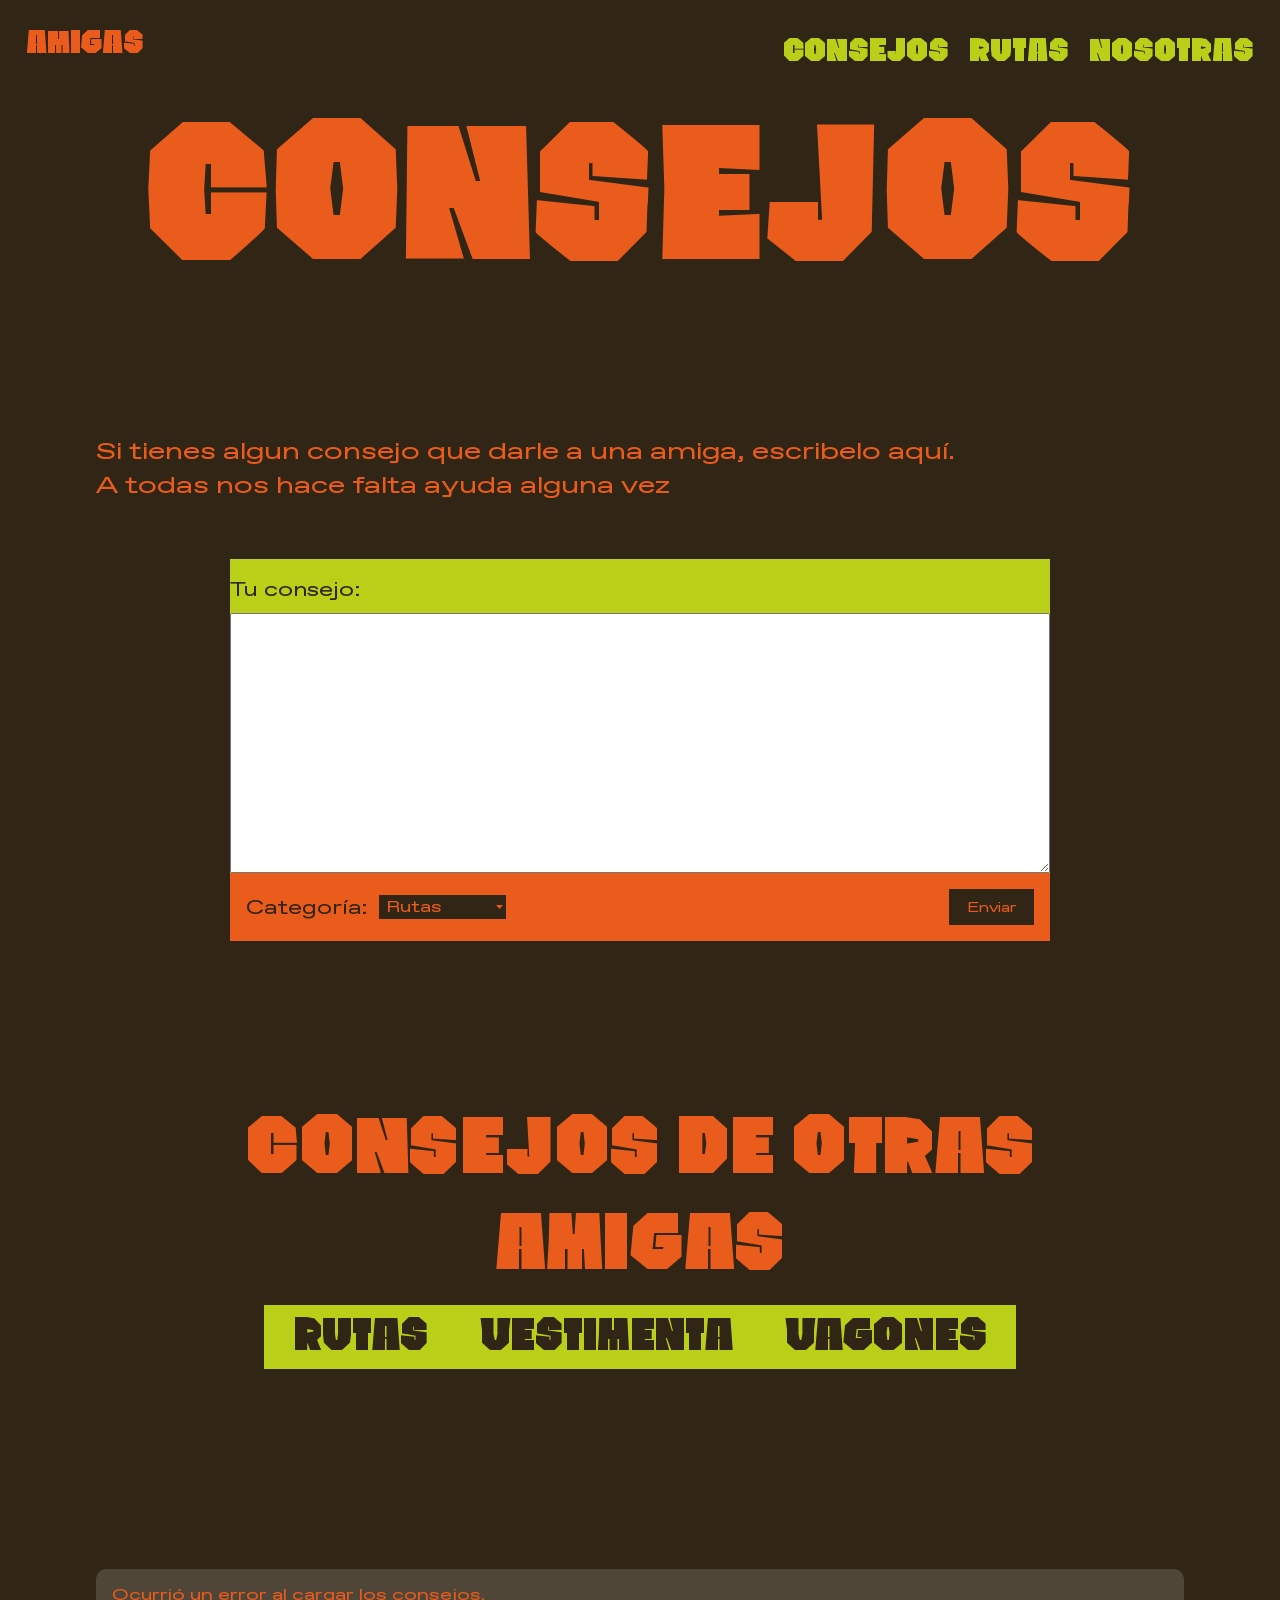
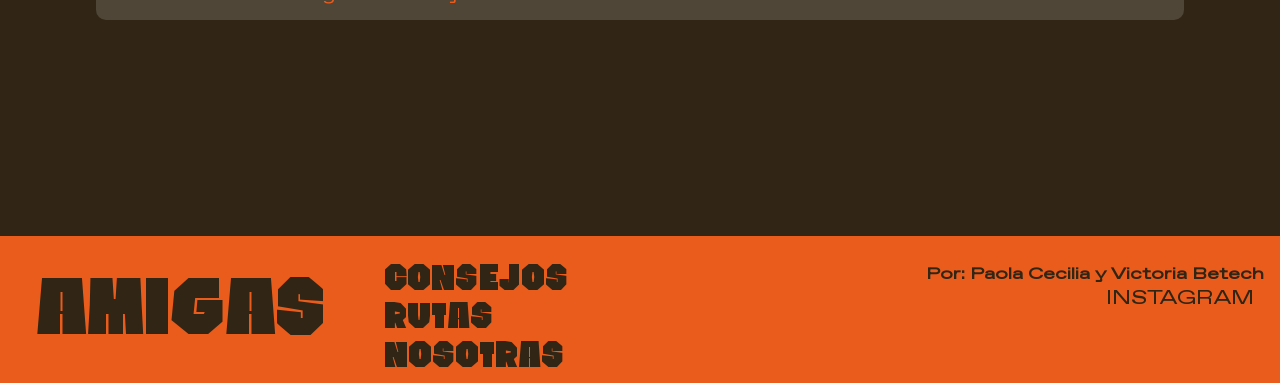
<file: consejos.html>
<!DOCTYPE html>
<html lang="en">
<head>
    <meta charset="UTF-8">
    <title>Consejos / amigas</title>
    <meta name="viewport" content="width=device-width, initial-scale=1.0">
    <link rel="stylesheet" href="./css/style.css">
    <link rel="stylesheet" href="./css/consejos.css">
</head>

<body id="consejos-body">
    <header>
        <a href="./" id="home-link" class="accent-hover">Amigas</a>
        <nav>
            <a href="./consejos.html" class="nav-link top-nav-link">Consejos</a>
            <a href="./rutas.html" class="nav-link top-nav-link">Rutas</a>
            <a href="./nosotras.html" class="nav-link top-nav-link">Nosotras</a>
        </nav>
    </header>
    <main>
        <h2 class="type-hover">Consejos</h2>
        <section id="consejo-section">
            <p class="consejos-intro">Si tienes algun consejo que darle a una amiga, escribelo aquí.</p>
            <p class="consejos-subtext">A todas nos hace falta ayuda alguna vez</p>
            
            <div id="feedback" style="display: none; margin-bottom: 1rem; font-family: var(--font); font-size: 1.2rem;"></div>


            <form action="" class="consejos-box">
                <fieldset>
                    <label for="consejo-input">Tu consejo:</label>
                    <textarea id="consejo-input" name="consejo" rows="4" cols="50"></textarea>
                </fieldset>

                    <div class="form-actions-row">
                        <div class="categoria-left">
                            <label for="categoria">Categoría:</label>
                            <select id="categoria" name="categoria" class="category-select">
                                <option value="rutas">Rutas</option>
                                <option value="vestimenta">Vestimenta</option>
                                <option value="vagones">Vagones</option>
                            </select>
                        </div>
                        <div class="submit-right">
                            <button type="submit">Enviar</button>
                        </div>
                    </div>
                
            </form>
            
        </section>
        <section id="consejos">
            
                <h4 class="consejos-otras-title type-hover">Consejos de otras amigas</h4>

            <div class="consejos-filter-wrapper">
                <nav class="consejos-otras-options consejos-filter-bar">
                    <a href="#rutas" class="filter-link" data-category="rutas">Rutas</a>
                    <a href="#vestimenta" class="filter-link" data-category="vestimenta">Vestimenta</a>
                    <a href="#vagones" class="filter-link" data-category="vagones">Vagones</a>
                </nav>
            </div>
        <section>
            
        </section>
            <ul id="consejos-list">
                <!-- list starts empty; messages are added via JS -->
            </ul>
        </section>
    </main>
    <footer id="site-footer">
        <div class="footer-content">
            <a href="./" class="footer-home-link accent-hover">Amigas</a>
            <nav class="footer-menu">
                <a href="./consejos.html" class="footer-menu-link">Consejos</a>
                <a href="./rutas.html" class="footer-menu-link">Rutas</a>
                <a href="./nosotras.html" class="footer-menu-link">Nosotras</a>
            </nav>
            <div class="footer-social">
                <div class="footer-credit">Por: Paola Cecilia y Victoria Betech</div>
                <a href="https://www.instagram.com/colectivo_amigas.mx/" target="_blank" class="footer-instagram">Instagram</a>
            </div>
        </div>
    </footer>
    <script src="./js/consejos.js"></script>
</body>


</html>
</file>
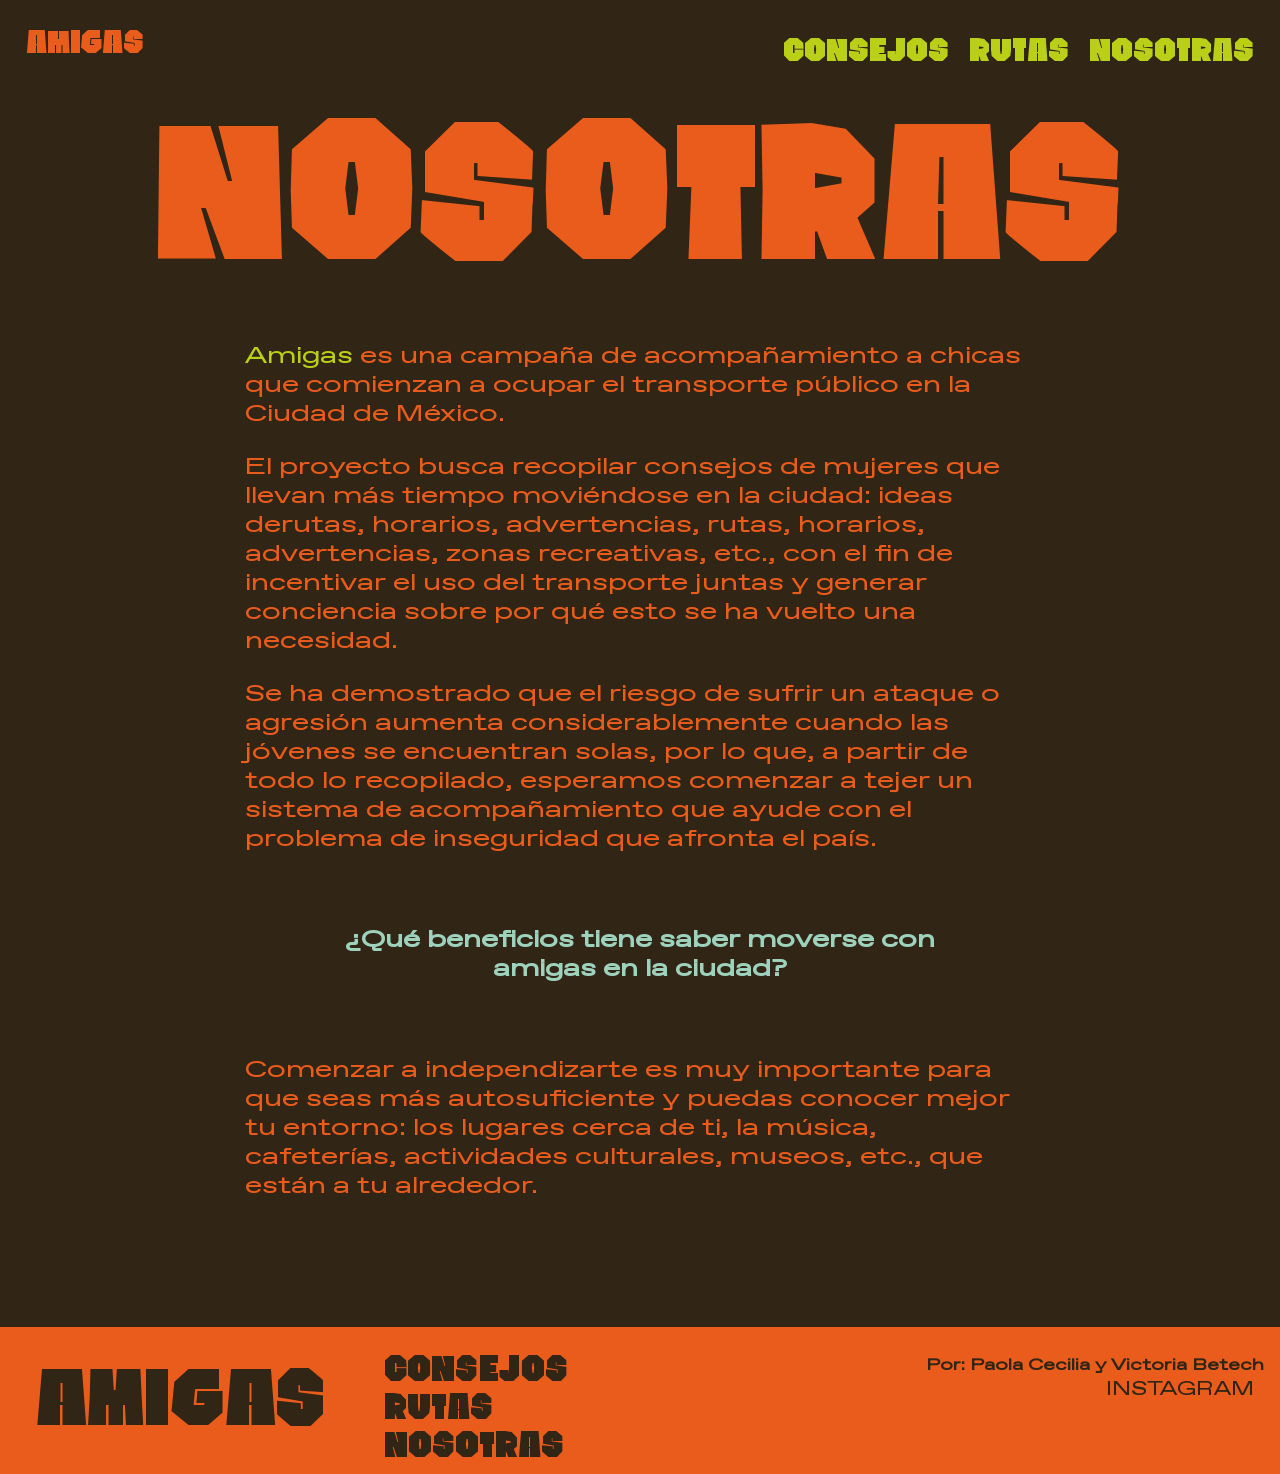
<file: nosotras.html>
<!DOCTYPE html>
<html lang="es">
<head>
    <meta charset="UTF-8">
    <title>Amigas</title>
    <meta name="viewport" content="width=device-width, initial-scale=1.0">
    <link rel="stylesheet" href="./css/style.css">
</head>

<body id="nosotras-body">
    <header>
        <a href="./" id="home-link" class="accent-hover">Amigas</a>
        <nav>
            <a href="./consejos.html" class="nav-link top-nav-link">Consejos</a>
            <a href="./rutas.html" class="nav-link top-nav-link">Rutas</a>
            <a href="./nosotras.html" class="nav-link top-nav-link">Nosotras</a>
        </nav>
    </header>
    <main>
        <section id="nosotras">
            <h2 class="type-hover">Nosotras</h2>
            <div class="text-container">
                <p><span class="nos-first">Amigas</span> es una campaña de acompañamiento a chicas
                que comienzan a ocupar el transporte público en la
                Ciudad de México. 

                <p>El proyecto busca recopilar consejos de mujeres que llevan más tiempo moviéndose en la ciudad: ideas derutas, horarios, advertencias, rutas,
                    horarios, advertencias, zonas recreativas, etc., con el fin de incentivar el uso del transporte juntas y generar conciencia sobre por qué esto se ha vuelto una
                    necesidad.</p> 

                <p>Se ha demostrado que el riesgo de sufrir un ataque o agresión aumenta considerablemente cuando las
                    jóvenes se encuentran solas, por lo que, a partir de todo lo recopilado, esperamos comenzar a tejer un sistema de acompañamiento que ayude con el problema de inseguridad que afronta el país.

                <p>¿Qué beneficios tiene saber moverse con amigas en la ciudad?</p>  

                <p>Comenzar a independizarte es muy importante para que seas más autosuficiente y puedas conocer mejor tu
                    entorno: los lugares cerca de ti, la música, cafeterías, actividades culturales,
                    museos, etc., que están a tu alrededor.</p>
            </div>
        </section>
    </main>
    <footer id="site-footer">
        <div class="footer-content">
            <a href="./" class="footer-home-link accent-hover">Amigas</a>
            <nav class="footer-menu">
                <a href="./consejos.html" class="footer-menu-link">Consejos</a>
                <a href="./rutas.html" class="footer-menu-link">Rutas</a>
                <a href="./nosotras.html" class="footer-menu-link">Nosotras</a>
            </nav>
            <div class="footer-social">
                <div class="footer-credit">Por: Paola Cecilia y Victoria Betech</div>
                <a href="https://www.instagram.com/colectivo_amigas.mx/" target="_blank" class="footer-instagram">Instagram</a>
            </div>
        </div>
    </footer>
</body>

</html>
</file>
<file: css/style.css>
@font-face {
   font-family: "ABC";
   src: url("ABCFavoritExpandedVariable-Trial.ttf") format("truetype");
   font-weight: 400;
   font-style: normal;
}
@font-face {
    font-family: 'Camino';
    src: url('Camino-Regular.woff2') format('woff2'),
        url('Camino-Regular.woff') format('woff');
    font-weight: normal;
    font-style: normal;
    font-display: swap;
}
:root {
   --text-color: #ea5c1c;
   --background-color: #312515;
   --blue: #9ed2bc;
   --accent-color: #bacf18;
   --font: "ABC", sans-serif;
   --font-title: "Camino", sans-serif;
}

* {
   font-style: var(--font);
   box-sizing: border-box;
}

body {
   background-color: var(--text-color);
   color: var(--background-color);
   font-size: 1rem;
   /* cambio global */
   font-family: var(--font);
   padding: 0;
   margin: 0;
}
html, body {
   width: 100%;
   max-width: 100%;
   overflow-x: hidden;
}
body#nosotras-body {
   background-color: var(--background-color);
   color: var(--text-color);
}
body#nosotras-body #home-link {
   color: var(--text-color);
}

/* Paragraph layout for Nosotras page: keep text left-aligned but add side gutters */
body#nosotras-body main p {
   text-align: left;
}

/* Ensure third paragraph keeps inherited color (remove previous blue) */
body#nosotras-body main p:nth-of-type(3) {
   color: inherit;
}

/* Fourth paragraph on Nosotras: centered, bold, and project blue color; keep side margins */
body#nosotras-body main p:nth-of-type(4) {
   text-align: center;
   font-weight: 700;
   color: var(--blue);
   width: 80%;
   margin: 3em auto;
   text-wrap-style: balance;
}

/* Color only the first word "Amigas" in the first paragraph on the Nosotras page */
body#nosotras-body main p:first-of-type .nos-first {
   color: var(--accent-color);
}
body#consejos-body {
   background-color: var(--background-color);
   color: var(--text-color);
}
body#consejos-body #home-link {
   color: var(--text-color);
}
header {
   display: flex;
   justify-content: space-between;
   align-items: center;
   padding: 1em;
   width: 100%;
}
#header-home {
   background-color: var(--text-color);
   width: 100%;
   color: var(--background-color);
   margin: 0;
   padding: 1em;
}
#header-home p {
   margin: 0;
   margin-top: 1rem;
   font-size: 1rem;
   line-height: 1.1;
   width: 100%;
   max-width: none;
   text-align: center;
   white-space: nowrap;
   overflow: visible;
}

h1, h2, h3 {
   font-family: var(--font-title);
   font-weight: 100;
   text-transform: uppercase;
   /* font-variant-ligatures: discretionary-ligatures; */
}

h1 {
   text-align: center;
   color: var(--background-color);
   position: relative;
   margin: -3rem 0 0 0;
   font-size: 24vw;
}

h2 {
   font-size: 15vw;
   margin-bottom: 0;
   text-align: center;
   margin-top: 0;
}

nav {
   display: flex;
   justify-content: center;
   margin-top: 1em;
   float: right;
}
nav#nav-home {
   margin-top: -0.2rem;
   width: 100%;
   display: flex;
   flex-direction: row;
   justify-content: center;
   align-items: center;
   gap: 2rem;
}

/* Home menu link colors: base #312515, hover #bacf18 with typographic variant */
nav#nav-home a {
   color: var(--background-color);
}
nav#nav-home a:hover {
   color: var(--accent-color);
   font-variant-ligatures: discretionary-ligatures;
}

a {
   color: var(--accent-color);
   text-decoration: none;
   font-size: 2em;
   margin: 0 10px;
   text-transform: uppercase;
   font-family: 'Camino';
   align-items: center;
}
nav#nav-home a {
   text-decoration: none;
   font-size: 3rem;
   margin: 0 10px;
   text-transform: uppercase;
   font-family: var(--font-title);
   display: inline-block;
   font-variant-ligatures: none;
}
/* top-nav links use the `.top-nav-link` class in HTML; ID selectors removed as unused */
a#home-link {
   color: var(--background-color);
   font-size: 2rem;
   font-family: var(--font-title);
   text-transform: uppercase;
   transition: all 0.3s ease;
}
a#home-link:hover {
   color: var(--accent-color);
}
/* Reusable hover class: same effect as footer menu links */
.accent-hover {
   color: var(--background-color);
   transition: color 0.25s ease;
}
.accent-hover:hover {
   color: var(--accent-color);
   font-variant-ligatures: discretionary-ligatures;
}

/* Type-only hover: only applies typographic variation, no color change */
.type-hover {
   color: inherit;
   transition: font-variation-settings 0.25s ease, font-variant-ligatures 0.25s ease;
}
.type-hover:hover {
   font-variant-ligatures: discretionary-ligatures;
   color: inherit;
}

/* Subtitle in header (Home) */
.site-subtitle {
   font-size: 1.2rem;
   line-height: 1.05;
   margin: 0 0 0.25rem 0;
   text-align: center;
   white-space: nowrap;
   display: block;
}

/* Stronger selector for Home subtitle to override #header-home p specificity */
#header-home .home-subtitle {
   font-size: clamp(0.95rem, 1.8vw, 1.1rem);
   line-height: 1.05;
   margin: 3.5rem 0 0.12rem 0;
   text-align: center;
   white-space: nowrap;
   display: block;
}

/* Highlight specific words in the Home subtitle */
#header-home .home-subtitle .home-highlight {
   color: #bacf18;
   transition: color 0.3s ease;
   cursor: pointer;
}

#header-home .home-subtitle .home-highlight:hover {
   color: #312515;
}

/* Center main title on consejos page */
body#consejos-body main {
   margin-top: 0;
   padding-top: 0;
}

body#consejos-body h2 {
   text-align: center;
   margin: 0 auto 1rem auto;
   display: block;
}

/* Spacing for the intro paragraphs and form on the consejos page */
body#consejos-body .consejos-intro {
   margin-bottom: 5px;
}
body#consejos-body .consejos-subtext {
   margin-top: 0;
   margin-bottom: 60px;
}
body#consejos-body .consejos-box {
   margin-top: 0;
   margin-bottom: 3rem;
   width: 100%;
   max-width: 820px;
   margin-left: auto;
   margin-right: auto;
   box-sizing: border-box;
   overflow-x: hidden;
   overflow-y: visible;
   overflow: visible !important;
   height: auto !important;
   max-height: none !important;
}

body#consejos-body .consejos-box fieldset {
   margin: 0;
   padding: 0;
   border: none;
}

body#consejos-body .consejos-box fieldset:first-of-type {
   padding: 1.2rem 0 0;
}

body#consejos-body .consejos-box {
   border: none !important;
   padding: 0;
}

body#consejos-body .consejos-box textarea,
body#consejos-body .consejos-box #consejo {
   margin: 0;
   display: block;
}

body#consejos-body .consejos-box .form-actions-row {
   width: 100%;
   margin: 0;
   display: flex;
   justify-content: space-between;
   align-items: center;
   gap: 1rem;
   box-sizing: border-box;
   background-color: #ea5c1c;
   color: #312515;
   padding: 1rem 1rem;
   border-radius: 0;
}

/* Make the textarea in consejos bigger and more comfortable to write in */
body#consejos-body .consejos-box textarea,
body#consejos-body .consejos-box #consejo {
   width: 100%;
   max-width: 100%;
   min-height: 260px;
   padding: 24px 20px;
   box-sizing: border-box;
   resize: vertical;
}

/* Typography and color inside the consejos textarea only */
body#consejos-body .consejos-box textarea,
body#consejos-body .consejos-box #consejo {
   font-family: "ABC", sans-serif;
   color: var(--text-color);
   font-size: 1rem;
   line-height: 1.3;
}

body#consejos-body .consejos-box label {
   display: block;
   font-size: 1.2rem;
   color: #312515;
   margin-bottom: 0.75rem;
}

/* Placeholder styling (keep same font and color) */
body#consejos-body .consejos-box textarea::placeholder,
body#consejos-body .consejos-box #consejo::placeholder {
   font-family: "ABC", sans-serif;
   color: var(--text-color);
   font-size: 1rem;
   opacity: 1;
}

/* Vendor prefixes for placeholder for broader browser support */
body#consejos-body .consejos-box textarea::-webkit-input-placeholder,
body#consejos-body .consejos-box #consejo::-webkit-input-placeholder {
   font-family: "ABC", sans-serif;
   color: var(--text-color);
   opacity: 1;
}
body#consejos-body .consejos-box textarea:-ms-input-placeholder,
body#consejos-body .consejos-box #consejo:-ms-input-placeholder {
   font-family: "ABC", sans-serif;
   color: var(--text-color);
   opacity: 1;
}

/* 'Consejos de otras amigas' section: center title and options; options use café color */
body#consejos-body .consejos-otras-title {
   text-align: center;
   margin: 0 0 0.75rem 0;
}
body#consejos-body .consejos-otras-options {
   /* centered horizontal bar just under the title */
   display: inline-flex;
   justify-content: center;
   align-items: center;
   gap: 2rem;
   text-align: center;
   margin: 0;
   background-color: #bacf18;
   padding: 0.6rem 1.2rem;
   border-radius: 0; /* use sharp corners as requested */
}

/* Shared internal nav style for consejos and rutas pages */
.consejos-filter-wrapper {
   width: 100%;
   display: flex;
   justify-content: center;
   align-items: center;
   margin-bottom: 8px;
}

.consejos-filter-bar {
   width: max-content;
}

.consejos-otras-options {
   display: inline-flex;
   justify-content: center;
   align-items: center;
   gap: 2rem;
   text-align: center;
   margin: 0;
   background-color: #bacf18;
   padding: 0.6rem 1.2rem;
   border-radius: 0;
}

.consejos-otras-options a {
   color: #312515;
   text-decoration: none;
   display: inline-block;
   font-size: 2.8rem;
   line-height: 1;
}

.consejos-otras-options a:hover {
   color: var(--text-color);
   font-variant-ligatures: discretionary-ligatures;
}

.consejos-otras-options a.active {
   color: var(--text-color) !important;
   text-decoration: underline;
   font-weight: 400 !important;
   font-variant-ligatures: discretionary-ligatures;
}

.tab-panel {
   display: none;
}

.tab-panel.active {
   display: block;
}

/* Wrapper to ensure the filter bar is perfectly centered in the page */
body#consejos-body .consejos-filter-wrapper {
   width: 100%;
   display: flex;
   justify-content: center;
   align-items: center;
   margin-bottom: 8px;
}

/* Explicit bar class: keep width to fit-content so wrapper centers it */
body#consejos-body .consejos-filter-bar {
   width: max-content;
}

/* Responsive tweaks for the consejos options bar */
@media (max-width: 700px) {
   body#consejos-body .consejos-otras-options,
   .consejos-otras-options {
      padding: 0.4rem 0.8rem;
      gap: 1rem;
   }
   body#consejos-body .consejos-otras-options a,
   .consejos-otras-options a {
      font-size: 1.6rem;
   }
}

@media (max-width: 420px) {
   body#consejos-body .consejos-otras-options,
   .consejos-otras-options {
      padding: 0.3rem 0.6rem;
      gap: 0.6rem;
   }
   body#consejos-body .consejos-otras-options a,
   .consejos-otras-options a {
      font-size: 1.4rem;
   }
}

/* Remove blue backgrounds from other section containers on the consejos page so
   only the options bar shows the blue rectangle */
body#consejos-body section {
   background: none !important;
   border-radius: 0 !important;
}
body#consejos-body .consejos-otras-options a {
   color: #312515;
   text-decoration: none;
   display: inline-block;
}
/* Hover for the options: change to project orange */
body#consejos-body .consejos-otras-options a:hover {
   color: var(--text-color);
   font-variant-ligatures: discretionary-ligatures;
}

/* Slightly increase font size for the consejos filter links (only on consejos page) */
body#consejos-body .consejos-otras-options a {
   font-size: 2.8rem;
   line-height: 1;
}

/* visual state for active filter */
body#consejos-body .consejos-otras-options a.active {
   text-decoration: underline;
   font-weight: 400 !important;
   font-variant-ligatures: discretionary-ligatures;
   color: var(--text-color) !important;
}

/* Ensure the title's hover only applies typographic variation (no color change) */
body#consejos-body .consejos-otras-title.type-hover:hover {
   color: inherit;
}

/* Reduce vertical gap between filters and messages in consejos page */
body#consejos-body section#consejos {
   padding-top: 1rem !important;
   margin-top: 1.5rem !important;
   /* remove the global blue background for this section only */
   background: none !important;
}

body#consejos-body .consejos-otras-options {
   margin-bottom: 8px !important;
}

body#consejos-body #consejos-list {
   margin-top: 8px;
   padding-top: 0;
}

/* Remove focus outline for the mensajes textarea only on consejos page */
body#consejos-body .consejos-box textarea:focus,
body#consejos-body .consejos-box #consejo:focus,
body#consejos-body .consejos-box textarea:focus-visible,
body#consejos-body .consejos-box #consejo:focus-visible {
   outline: none !important;
   box-shadow: none !important;
}

/* Form actions row: category left, submit button right */
body#consejos-body .consejos-box {
   position: relative;
   overflow-x: hidden;
}

body#consejos-body .consejos-box .form-actions-row {
   width: 100%;
   margin: 0;
   display: flex;
   justify-content: space-between;
   align-items: center;
   gap: 1rem;
   box-sizing: border-box;
   background-color: #ea5c1c;
   color: #312515;
   padding: 1rem 1rem;
   border-radius: 0;
}

body#consejos-body .consejos-box .categoria-left {
   display: flex;
   align-items: center;
   gap: 0.75rem;
}

body#consejos-body .consejos-box .categoria-left label {
   margin: 0;
   color: #312515;
}

body#consejos-body .consejos-box .submit-right {
   display: flex;
   align-items: center;
}

/* Ensure the submit button hugs the right edge of the form box */
body#consejos-body .consejos-box .submit-right button[type="submit"] {
   margin-left: 0;
}

@media (max-width: 520px) {
   body#consejos-body .consejos-box .form-actions-row {
      flex-direction: column;
      align-items: stretch;
      gap: 0.6rem;
   }
   body#consejos-body .consejos-box .submit-right {
      align-self: flex-end;
   }
}

/* Style only the submit button inside the consejos form */
body#consejos-body .consejos-box button[type="submit"] {
   background-color: #312515;
   color: #ea5c1c;
   border: none;
   outline: none;
   padding: 10px 18px;
   font-family: "ABC", sans-serif;
   cursor: pointer;
   transition: background-color 0.22s ease, color 0.22s ease;
}

body#consejos-body .consejos-box button[type="submit"]:hover,
body#consejos-body .consejos-box button[type="submit"]:focus-visible {
   background-color: #ea5c1c;
   color: #312515;
}

/* Top-right nav links: base + page-specific hover colors */
/* Top-right nav links - global class used in header nav */
.top-nav-link {
   color: var(--accent-color);
   text-decoration: none;
   transition: color 0.18s ease, font-variant-ligatures 0.18s ease;
   font-family: var(--font-title);
   font-variant-ligatures: none;
}
.top-nav-link:hover {
   font-variant-ligatures: discretionary-ligatures;
}

/* Hover color for top-right nav links: orange on hover on all internal pages */
body#nosotras-body header nav a.top-nav-link:hover,
body#consejos-body header nav a.top-nav-link:hover,
body#rutas-body header nav a.top-nav-link:hover {
   color: var(--text-color);
}

/* Ensure the top-left home link (id=home-link) uses green on hover even if body rules set color */
/* routes page palette: cafe background, orange text */
body#rutas-body {
   background-color: var(--background-color);
   color: var(--text-color);
}
body#rutas-body #home-link {
   color: var(--text-color);
}

/* top-left home link hover: green in nosotras/consejos, keep orange (no color change) in rutas */
body#nosotras-body #home-link.accent-hover:hover,
body#consejos-body #home-link.accent-hover:hover {
   color: var(--accent-color);
   font-variant-ligatures: discretionary-ligatures;
}
body#rutas-body #home-link.accent-hover:hover {
   color: #bacf18;
   font-variant-ligatures: discretionary-ligatures;
}
body#rutas-body section,
body#rutas-body .consejos-otras-options,
body#rutas-body .consejos-filter-wrapper,
body#rutas-body #site-footer,
body#rutas-body .footer-content,
body#rutas-body .footer-menu,
body#rutas-body .footer-home-link,
body#rutas-body .footer-menu-link,
body#rutas-body .footer-instagram {
   border-radius: 0 !important;
}
section {
   padding: 3em;
   margin: 3em;
   background-color: var(--blue);
   border-radius: 10px;
}

body#rutas-body section {
   border-radius: 0 !important;
}

article
{
   margin-bottom: 20px;
   background-color: var(--accent-color);
   padding: 1rem;
}

p {
   max-width: 60ch;
   font-family: var(--font);
   font-size: 1.5rem;
}


.text-container {
   width: 80%;
   max-width: 790px;
   margin: 0 auto;
   min-width: 290px;
}

#nosotras {
   background-color: transparent;
   padding: 0;
   margin: 0;
}


/* Footer styling for internal pages */
#site-footer {
   background-color: #ea5c1c;
   width: 100%;
   margin-top: 2rem;
   padding: 0.6rem 1rem; /* compact vertical padding */
   box-sizing: border-box;
   min-height: 3.2rem; /* ensure enough room to separate top and bottom items */
}

#site-footer .footer-content {
   display: flex;
   align-items: center; /* center children vertically */
   gap: 3rem;
   width: 100%;
   box-sizing: border-box;
}

#site-footer .footer-home-link {
   color: var(--background-color);
   font-size: 5rem;
   font-family: var(--font-title);
   text-transform: uppercase;
   text-decoration: none;
   transition: color 0.18s ease;
   margin-left: 20px;
   white-space: nowrap;
   flex-shrink: 0;
   line-height: 1; /* ensure baseline doesn't push content */
   display: inline-flex;
   align-items: center;
}

#site-footer .footer-home-link:hover {
   color: var(--accent-color);
   font-variant-ligatures: discretionary-ligatures;
}

#site-footer .footer-menu {
   display: flex;
   flex-direction: column;
   gap: 0.2rem;
   justify-content: center; /* center menu items vertically */
}

#site-footer .footer-menu-link {
   color: #312515;
   font-size: 2.2rem;
   text-decoration: none;
   font-family: var(--font-title);
   text-transform: uppercase;
   transition: color 0.18s ease;
   line-height: 1;
   margin: 0;
}

#site-footer .footer-menu-link:hover {
   color: #bacf18;
   font-variant-ligatures: discretionary-ligatures;
}

#site-footer .footer-instagram {
   color: var(--background-color);
   font-size: 1.2rem;
   text-decoration: none;
   font-family: var(--font);
   transition: color 0.18s ease;
   margin-left: 0.25rem;
   align-self: flex-end; /* always align Instagram to bottom of footer */
   margin-bottom: 0.15rem; /* small offset so it doesn't touch the edge */
}

/* Footer social block: credit above Instagram link */
.footer-social {
   display: flex;
   flex-direction: column;
   align-items: flex-end;
   justify-content: space-between;
   margin-left: auto; /* push block to the far right */
   gap: 0.25rem;
   align-self: stretch; /* let it fill footer height */
   height: 100%;
   box-sizing: border-box;
   padding-top: 0;
   padding-bottom: 0;
}

.footer-credit {
   font-weight: 700;
   color: var(--background-color);
   font-family: var(--font);
   font-size: 1rem;
   line-height: 1;
}

.footer-credit {
   margin-top: 20px;
}

#site-footer .footer-instagram:hover {
   color: var(--accent-color);
}

.footer-instagram {
   margin-top: auto;
   margin-bottom: 20px;
   align-self: flex-end;
}

/* Rutas-specific: reduce large gap before footer */
body#rutas-body main {
   min-height: auto !important;
   margin-bottom: 0 !important;
   padding-bottom: 0 !important;
}

body#rutas-body #site-footer {
   margin-top: 0 !important;
   padding-top: 0.4rem !important;
   padding-bottom: 0.4rem !important;
}

/* Consistent spacing between page content and footer for internal pages */
body#consejos-body main,
body#rutas-body main,
body#nosotras-body main {
   padding-bottom: 4.5rem; /* comfortable gap before footer */
   box-sizing: border-box;
}

/* Map container: ensure visible size on Rutas page */
/* Rutas section & menu layout */
.rutas-section {
   width: 100%;
   max-width: 100%;
   overflow-x: hidden;
   margin: 0;
   padding-left: 0;
   padding-right: 0;
   box-sizing: border-box;
   background-color: #312515;
   display: flex;
   flex-direction: column;
   align-items: center;
   padding: 0 0 80px 0;
}

.rutas-menu {
   width: 86%;
   max-width: 1500px;
   margin: 0 auto;
   padding: 35px 60px;
   box-sizing: border-box;
   background-color: #9ed2bc;
   display: flex;
   justify-content: space-between;
   align-items: center;
   gap: 40px;
   overflow: visible;
}

.rutas-menu a {
   font-size: clamp(28px, 3vw, 52px);
   line-height: 1;
   white-space: nowrap;
   color: #312515;
   text-decoration: none;
}

.rutas-menu a:hover {
   color: var(--text-color);
   font-variant-ligatures: discretionary-ligatures;
}

.rutas-menu a.active {
   color: var(--text-color);
   text-decoration: underline;
   font-variant-ligatures: discretionary-ligatures;
}

#lista-lugares ul li:hover {
   background: rgba(0,0,0,0.03);
}

#mapa {
   width: 90%;
   max-width: 1100px;
   height: 500px;
   margin: 40px auto 0 auto;
   display: block;
   position: relative;
}

/* Intro text for the Rutas page: visually aligned with the map container */
.rutas-intro {
   width: 90%;
   max-width: 1100px;
   margin: 60px auto 90px auto;
   color: #ea5c1c;
   text-align: center;
   font-size: clamp(20px, 1.5vw, 26px);
   line-height: 1.5;
}

.rutas-intro span.highlight {
   color: #9ed2bc;
}

.intro-pregunta {
  display: block;
  margin-bottom: 28px;
}


/* Lista de lugares: wrapper, título y columnas */
#lista-lugares-wrapper {
   width: 90%;
   max-width: 1100px;
   margin: 32px auto 80px auto;
   display: none;
}

#lista-titulo {
   background-color: #9ed2bc;
   color: #ea5c1c;
   border-radius: 0;
   padding: 18px 28px;
   margin-bottom: 18px;
   font-size: clamp(28px, 3vw, 48px);
   line-height: 1;
}

#lista-lugares {
   display: grid;
   grid-template-columns: repeat(3, 1fr);
   gap: 18px;
}

.lista-columna {
   background-color: #9ed2bc;
   border-radius: 0;
   padding: 22px;
   min-height: 160px;
}

.lugar-item {
   display: block;
   cursor: pointer;
   color: #312515;
   font-size: 18px;
   line-height: 1.2;
   margin-bottom: 14px;
   text-decoration: none;
   background: transparent;
   border: none;
   text-align: left;
   padding: 0;
   font-family: var(--font);
}

.lugar-item:hover {
   color: #ea5c1c;
   text-decoration: underline;
}
</file>
<file: css/consejos.css>
#consejo {
    display: flex;
    flex-direction: column;
    align-items: center;
    justify-content: center;
    text-align: center;
    padding: 20px;
    background: transparent;
}

#consejos {

}

form {
    background: #bacf18;
    border: 1px solid #bacf18;
}
:root {
    --bg-color: var(--bg-color);
}

button {
    background: #bacf18;
    color: #000;
    border: 1px solid #bacf18;
    padding: 10px 20px;
    cursor: pointer;
    font-family: var(--font);
}

button  :hover {
    background: #000;
    color: #fff;
}

body#consejos-body .consejos-box button[type="submit"] {
    background: #312515;
    color: #ea5c1c;
    border: none;
    outline: none;
    padding: 10px 18px;
    font-family: "ABC", sans-serif;
}

body#consejos-body .consejos-box button[type="submit"]:hover,
body#consejos-body .consejos-box button[type="submit"]:focus-visible {
    background-color: #ea5c1c;
    color: #312515;
}

#consejos ul {
    list-style-type: none;
    padding: 0;
}

#consejos-list {
    display: grid;
    grid-template-columns: repeat(3, minmax(0, 1fr));
    gap: 1.5rem;
    padding: 0;
}

#consejos-list li {
    background-color: rgba(255, 255, 255, 0.15);
    border-radius: 10px;
    padding: 1rem;
}

h4 {
    font-family: var(--font-title);
    font-weight: 100;
    text-transform: uppercase;
    font-size: 5rem;
    align-items: center;
}

label {
    font-family: var(--font);
    font-size: 1.5rem;
    color: var(--bg-color);
}

/* Style the category select inside the consejos form only (compact) */
body#consejos-body .category-select {
    background-color: #312515;
    color: #ea5c1c;
    border: none;
    outline: none;
    padding: 0.25rem 0.35rem 0.25rem 0.45rem; /* tighter horizontal padding */
    font-family: "ABC", sans-serif;
    font-size: 1rem;
    line-height: 1;
    border-radius: 0;
    box-shadow: none;
    -webkit-appearance: none;
    -moz-appearance: none;
    appearance: none;
    width: auto;
    min-width: 0;
    max-width: -moz-fit-content;
    max-width: fit-content;
    display: inline-block;
    white-space: nowrap;
    background-image: url("data:image/svg+xml;utf8,<svg xmlns='http://www.w3.org/2000/svg' width='7' height='4' viewBox='0 0 10 6'><path d='M0 0 L5 6 L10 0 Z' fill='%23ea5c1c'/></svg>");
    background-repeat: no-repeat;
    background-position: right 0.2rem center; /* arrow very close to text */
    background-size: 7px 4px;
    box-sizing: border-box;
    padding-right: 0.45rem; /* minimal space for arrow hit area */
}

body#consejos-body .category-select:focus {
    outline: none;
    box-shadow: 0 0 0 3px rgba(49,37,21,0.12);
}

/* Try to style the option items to match where supported */
body#consejos-body .category-select option {
    background-color: #312515;
    color: #ea5c1c;
}

#feedback.success {
    color: var(--accent-color);
}

#feedback.error {
    color: #ea5c1c;
}
</file>
